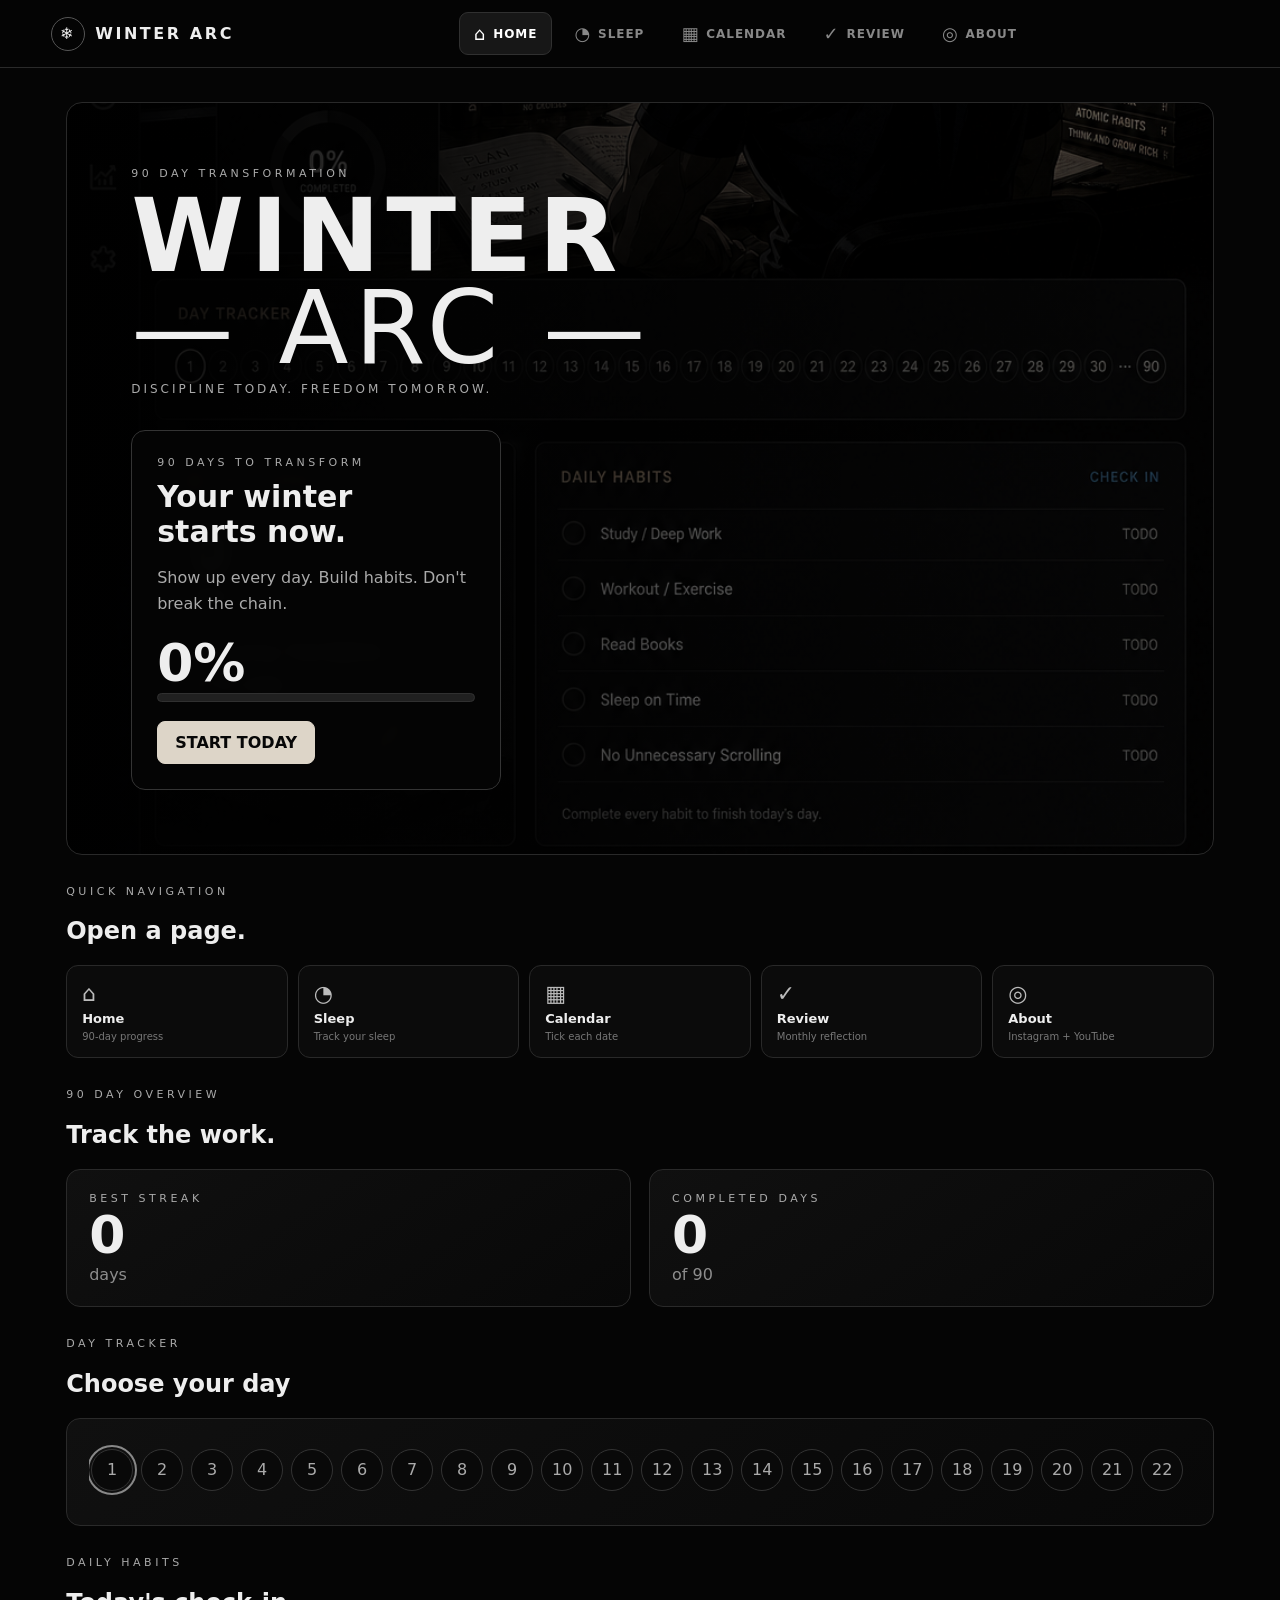
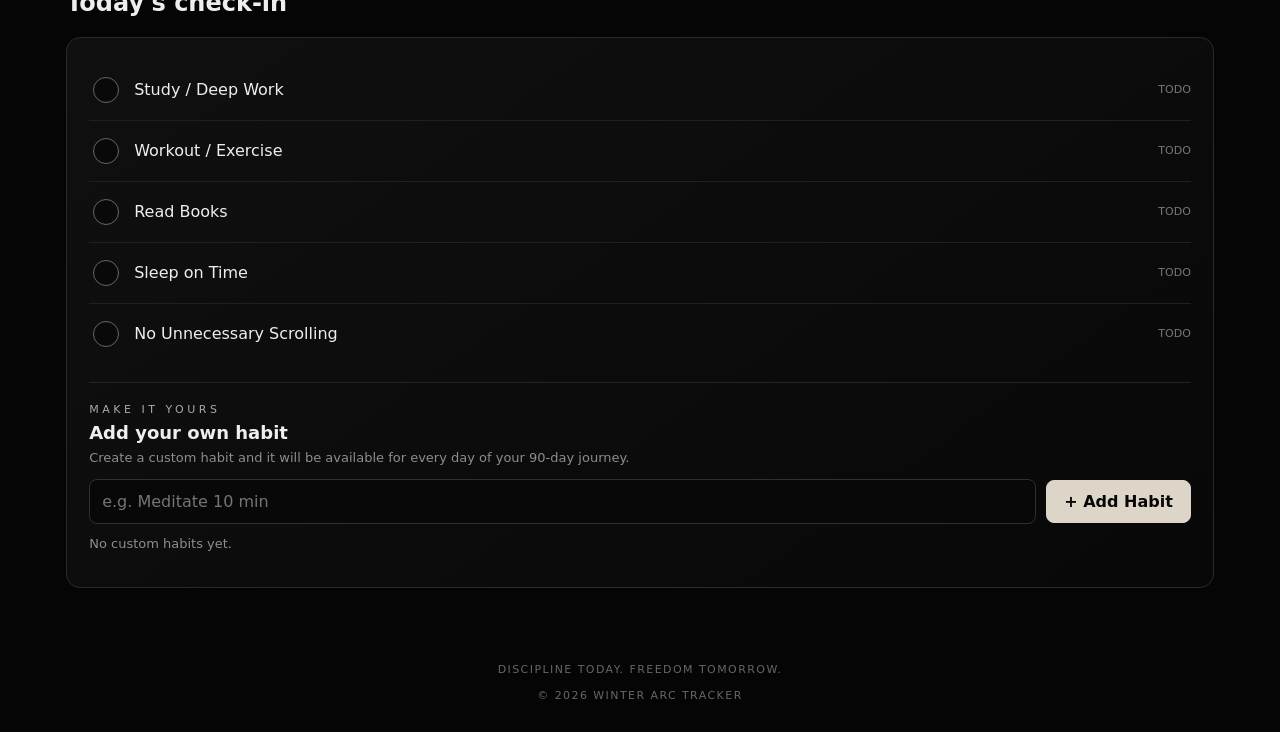
<file: index.html>
<!doctype html><html lang="en"><head><meta charset="utf-8"><meta name="viewport" content="width=device-width,initial-scale=1,viewport-fit=cover"><meta name="theme-color" content="#050505"><title>90 Day Overview | Winter Arc</title><link rel="stylesheet" href="style-v4.css"><link rel="manifest" href="manifest.webmanifest"><link rel="apple-touch-icon" href="apple-touch-icon.png"><meta name="mobile-web-app-capable" content="yes"><meta name="apple-mobile-web-app-capable" content="yes"><meta name="apple-mobile-web-app-status-bar-style" content="black-translucent"></head><body><header class="siteHeader">
  <a class="brand" href="index.html"><span class="brandIcon">❄</span><span>WINTER ARC</span></a>
  <nav class="siteNav" aria-label="Main navigation">
    <a href="index.html" class="active"><span>⌂</span><b>Home</b></a>
    <a href="sleep.html" class=""><span>◔</span><b>Sleep</b></a>
    <a href="calendar.html" class=""><span>▦</span><b>Calendar</b></a>
    <a href="review.html" class=""><span>✓</span><b>Review</b></a>
    <a href="about.html" class=""><span>◎</span><b>About</b></a>
  </nav>
</header><main class="main"><section class="page"><div class="hero"><div class="heroOverlay"><div class="kicker">90 DAY TRANSFORMATION</div><h1 class="title">WINTER<br><span>— ARC —</span></h1><div class="subtitle">Discipline today. Freedom tomorrow.</div><div class="heroCard"><div class="kicker">90 DAYS TO TRANSFORM</div><h2>Your winter<br>starts now.</h2><p>Show up every day. Build habits. Don't break the chain.</p><div class="stat" id="homeProgress">0%</div><div class="progress"><span id="homeBar"></span></div><br><a class="btn primary" href="#tracker">START TODAY</a></div></div></div>
<div class="sectionHead" id="tracker"><div class="kicker">QUICK NAVIGATION</div><h2>Open a page.</h2></div><div class="pageLinks"><a class="pageLink" href="index.html"><span>⌂</span><b>Home</b><small>90-day progress</small></a><a class="pageLink" href="sleep.html"><span>◔</span><b>Sleep</b><small>Track your sleep</small></a><a class="pageLink" href="calendar.html"><span>▦</span><b>Calendar</b><small>Tick each date</small></a><a class="pageLink" href="review.html"><span>✓</span><b>Review</b><small>Monthly reflection</small></a><a class="pageLink" href="about.html"><span>◎</span><b>About</b><small>Instagram + YouTube</small></a></div>
<div class="sectionHead"><div class="kicker">90 DAY OVERVIEW</div><h2>Track the work.</h2></div><div class="grid grid2"><div class="card"><div class="kicker">BEST STREAK</div><div class="stat" id="bestStreak">0</div><div class="muted">days</div></div><div class="card"><div class="kicker">COMPLETED DAYS</div><div class="stat" id="completedDays">0</div><div class="muted">of 90</div></div></div>
<div class="sectionHead"><div class="kicker">DAY TRACKER</div><h2>Choose your day</h2></div><div class="card"><div id="days" class="days"></div></div>
<div class="sectionHead"><div class="kicker">DAILY HABITS</div><h2>Today's check-in</h2></div><div class="card"><div id="habits"></div><div class="habitAdd"><div class="kicker">MAKE IT YOURS</div><h3>Add your own habit</h3><p class="muted">Create a custom habit and it will be available for every day of your 90-day journey.</p><form id="addHabitForm" class="habitAddForm"><input id="newHabit" type="text" maxlength="50" placeholder="e.g. Meditate 10 min" autocomplete="off" required><button class="btn primary" type="submit">+ Add Habit</button></form><div id="customHabitsList" class="customHabitsList"></div></div></div></section><footer class="footer">DISCIPLINE TODAY. FREEDOM TOMORROW.<br><br>© 2026 WINTER ARC TRACKER</footer></main><div class="toast"></div><script src="script-v4.js"></script></body></html>
</file>
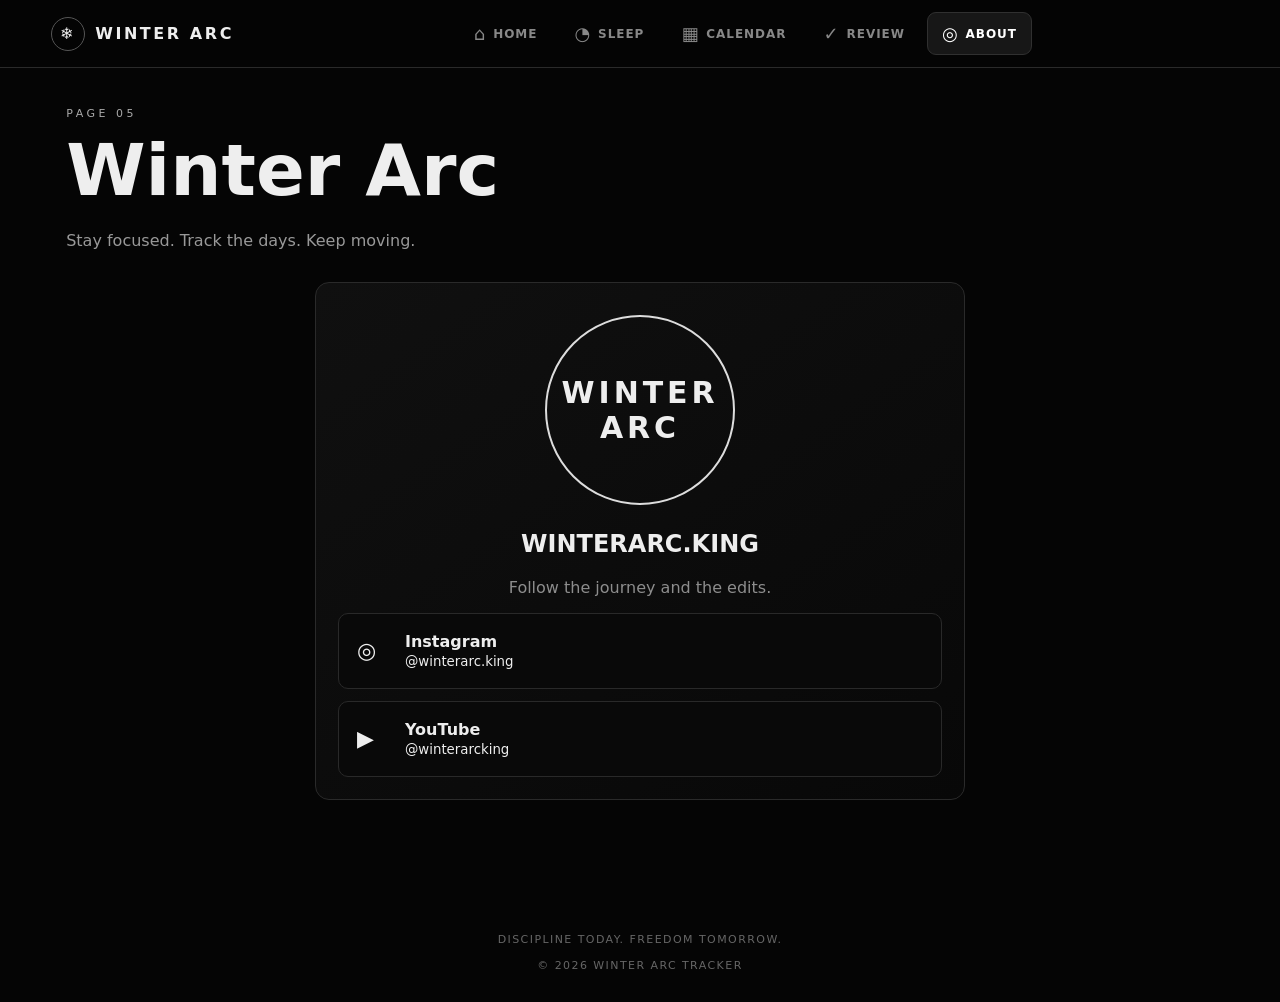
<file: about.html>
<!doctype html><html lang="en"><head><meta charset="utf-8"><meta name="viewport" content="width=device-width,initial-scale=1,viewport-fit=cover"><meta name="theme-color" content="#050505"><title>About | Winter Arc</title><link rel="stylesheet" href="style-v4.css"><link rel="manifest" href="manifest.webmanifest"><link rel="apple-touch-icon" href="apple-touch-icon.png"><meta name="mobile-web-app-capable" content="yes"><meta name="apple-mobile-web-app-capable" content="yes"><meta name="apple-mobile-web-app-status-bar-style" content="black-translucent"></head><body><header class="siteHeader">
  <a class="brand" href="index.html"><span class="brandIcon">❄</span><span>WINTER ARC</span></a>
  <nav class="siteNav" aria-label="Main navigation">
    <a href="index.html" class=""><span>⌂</span><b>Home</b></a>
    <a href="sleep.html" class=""><span>◔</span><b>Sleep</b></a>
    <a href="calendar.html" class=""><span>▦</span><b>Calendar</b></a>
    <a href="review.html" class=""><span>✓</span><b>Review</b></a>
    <a href="about.html" class="active"><span>◎</span><b>About</b></a>
  </nav>
</header><main class="main"><section class="page"><div class="pageIntro"><div class="kicker">PAGE 05</div><h1>Winter Arc</h1><p>Stay focused. Track the days. Keep moving.</p></div><div class="card aboutCard"><div class="aboutLogo">WINTER<br>ARC</div><h2>WINTERARC.KING</h2><p class="muted">Follow the journey and the edits.</p><a class="social" href="https://www.instagram.com/winterarc.king/" target="_blank" rel="noopener"><span class="socialIcon">◎</span><span><b>Instagram</b><br><small>@winterarc.king</small></span></a><a class="social" href="https://www.youtube.com/@winterarcking" target="_blank" rel="noopener"><span class="socialIcon">▶</span><span><b>YouTube</b><br><small>@winterarcking</small></span></a></div></section><footer class="footer">DISCIPLINE TODAY. FREEDOM TOMORROW.<br><br>© 2026 WINTER ARC TRACKER</footer></main><div class="toast"></div><script src="script-v4.js"></script></body></html>
</file>
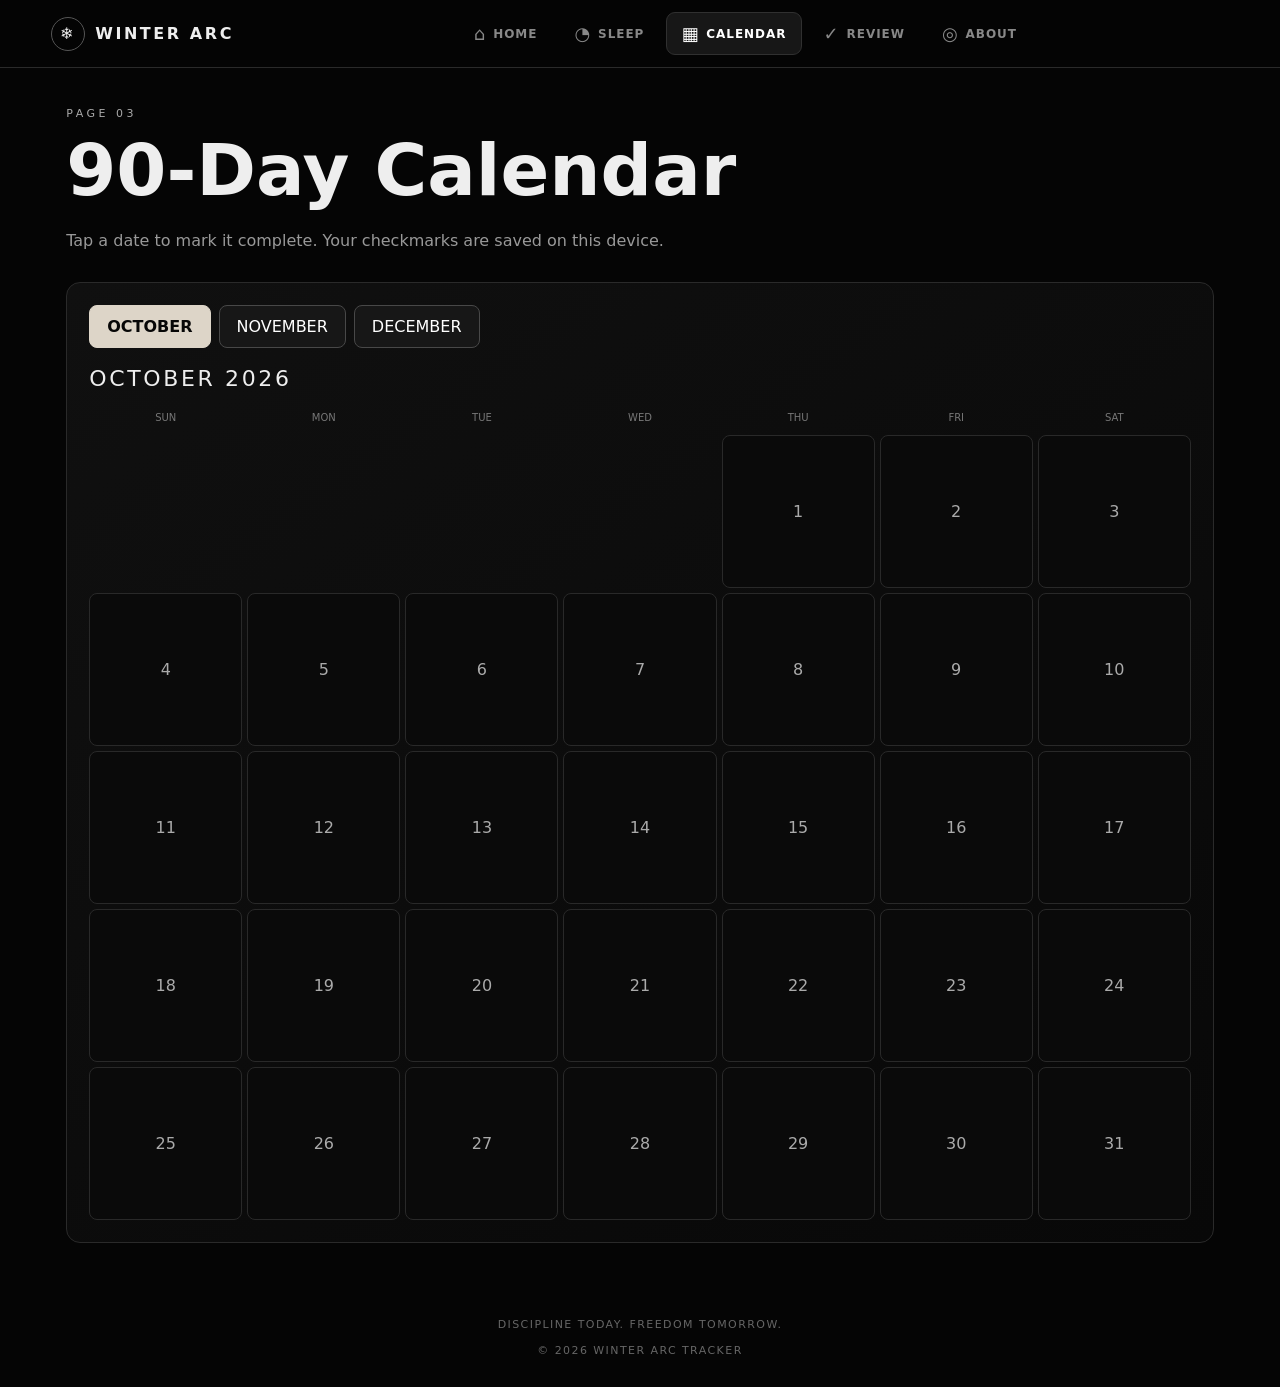
<file: calendar.html>
<!doctype html><html lang="en"><head><meta charset="utf-8"><meta name="viewport" content="width=device-width,initial-scale=1,viewport-fit=cover"><meta name="theme-color" content="#050505"><title>Calendar | Winter Arc</title><link rel="stylesheet" href="style-v4.css"><link rel="manifest" href="manifest.webmanifest"><link rel="apple-touch-icon" href="apple-touch-icon.png"><meta name="mobile-web-app-capable" content="yes"><meta name="apple-mobile-web-app-capable" content="yes"><meta name="apple-mobile-web-app-status-bar-style" content="black-translucent"></head><body><header class="siteHeader">
  <a class="brand" href="index.html"><span class="brandIcon">❄</span><span>WINTER ARC</span></a>
  <nav class="siteNav" aria-label="Main navigation">
    <a href="index.html" class=""><span>⌂</span><b>Home</b></a>
    <a href="sleep.html" class=""><span>◔</span><b>Sleep</b></a>
    <a href="calendar.html" class="active"><span>▦</span><b>Calendar</b></a>
    <a href="review.html" class=""><span>✓</span><b>Review</b></a>
    <a href="about.html" class=""><span>◎</span><b>About</b></a>
  </nav>
</header><main class="main"><section class="page"><div class="pageIntro"><div class="kicker">PAGE 03</div><h1>90-Day Calendar</h1><p>Tap a date to mark it complete. Your checkmarks are saved on this device.</p></div><div class="card"><div class="monthTabs"><button class="btn primary" data-m="oct">OCTOBER</button><button class="btn" data-m="nov">NOVEMBER</button><button class="btn" data-m="dec">DECEMBER</button></div><div id="panel-oct" class="monthPanel active"><div id="cal-oct"></div></div><div id="panel-nov" class="monthPanel"><div id="cal-nov"></div></div><div id="panel-dec" class="monthPanel"><div id="cal-dec"></div></div></div></section><footer class="footer">DISCIPLINE TODAY. FREEDOM TOMORROW.<br><br>© 2026 WINTER ARC TRACKER</footer></main><div class="toast"></div><script src="script-v4.js"></script></body></html>
</file>
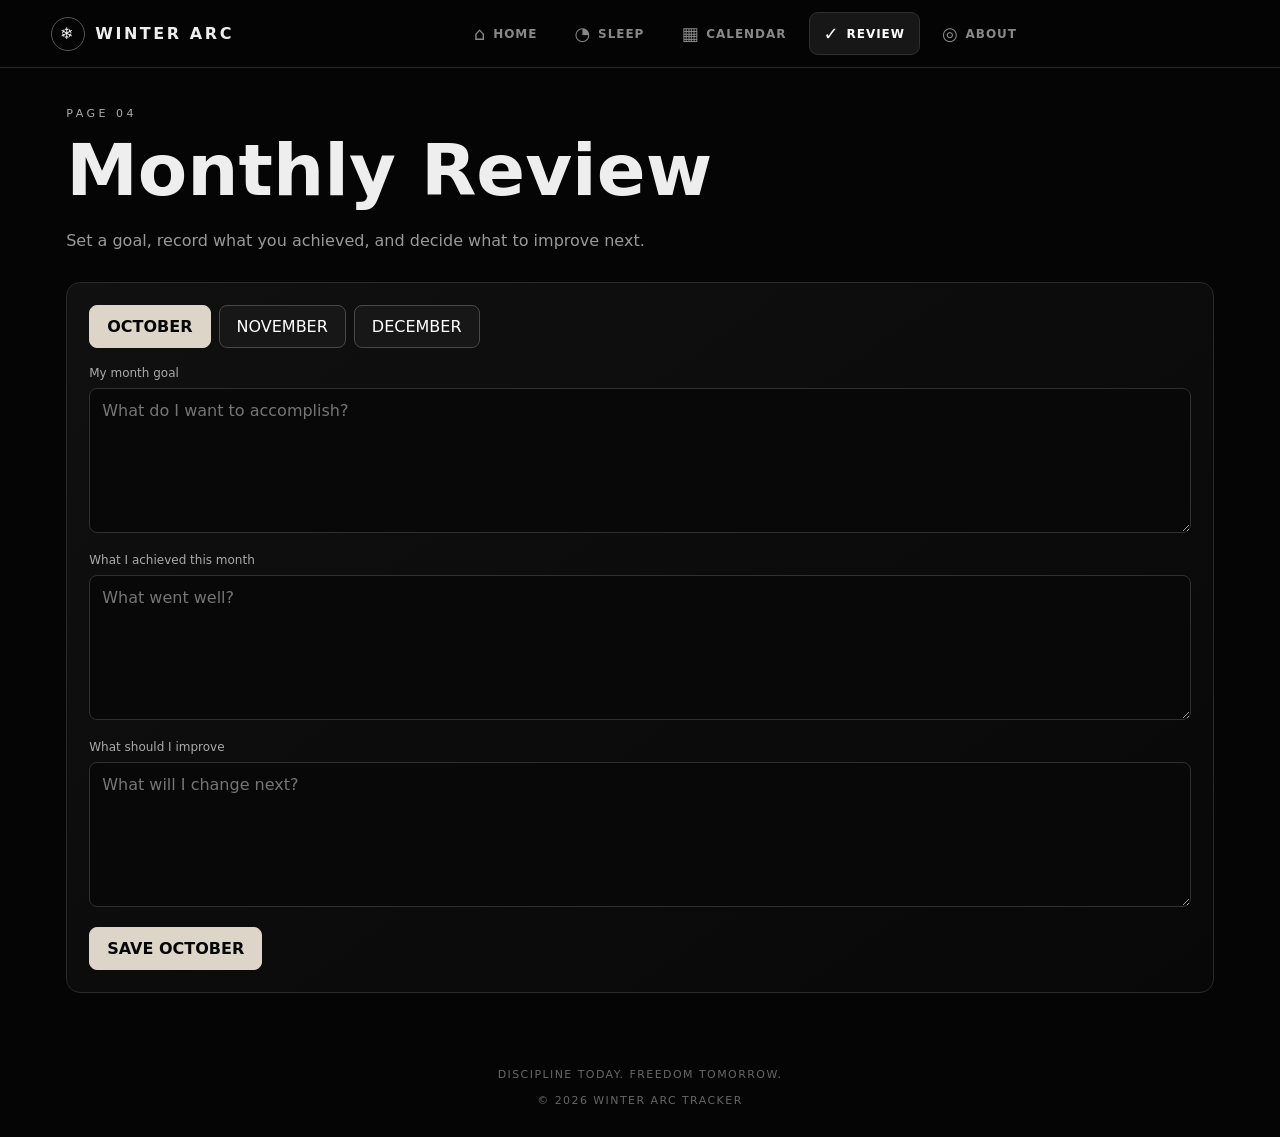
<file: review.html>
<!doctype html><html lang="en"><head><meta charset="utf-8"><meta name="viewport" content="width=device-width,initial-scale=1,viewport-fit=cover"><meta name="theme-color" content="#050505"><title>Monthly Review | Winter Arc</title><link rel="stylesheet" href="style-v4.css"><link rel="manifest" href="manifest.webmanifest"><link rel="apple-touch-icon" href="apple-touch-icon.png"><meta name="mobile-web-app-capable" content="yes"><meta name="apple-mobile-web-app-capable" content="yes"><meta name="apple-mobile-web-app-status-bar-style" content="black-translucent"></head><body><header class="siteHeader">
  <a class="brand" href="index.html"><span class="brandIcon">❄</span><span>WINTER ARC</span></a>
  <nav class="siteNav" aria-label="Main navigation">
    <a href="index.html" class=""><span>⌂</span><b>Home</b></a>
    <a href="sleep.html" class=""><span>◔</span><b>Sleep</b></a>
    <a href="calendar.html" class=""><span>▦</span><b>Calendar</b></a>
    <a href="review.html" class="active"><span>✓</span><b>Review</b></a>
    <a href="about.html" class=""><span>◎</span><b>About</b></a>
  </nav>
</header><main class="main"><section class="page"><div class="pageIntro"><div class="kicker">PAGE 04</div><h1>Monthly Review</h1><p>Set a goal, record what you achieved, and decide what to improve next.</p></div><div class="card"><div class="monthTabs"><button class="btn primary" data-review="oct">OCTOBER</button><button class="btn" data-review="nov">NOVEMBER</button><button class="btn" data-review="dec">DECEMBER</button></div><div id="review-oct" class="monthPanel active"><form class="reviewForm" data-month="oct"><div class="field"><label>My month goal</label><textarea name="goal" placeholder="What do I want to accomplish?"></textarea></div><div class="field"><label>What I achieved this month</label><textarea name="achieved" placeholder="What went well?"></textarea></div><div class="field"><label>What should I improve</label><textarea name="improve" placeholder="What will I change next?"></textarea></div><button class="btn primary" type="submit">SAVE OCTOBER</button></form></div><div id="review-nov" class="monthPanel"><form class="reviewForm" data-month="nov"><div class="field"><label>My month goal</label><textarea name="goal" placeholder="What do I want to accomplish?"></textarea></div><div class="field"><label>What I achieved this month</label><textarea name="achieved" placeholder="What went well?"></textarea></div><div class="field"><label>What should I improve</label><textarea name="improve" placeholder="What will I change next?"></textarea></div><button class="btn primary" type="submit">SAVE NOVEMBER</button></form></div><div id="review-dec" class="monthPanel"><form class="reviewForm" data-month="dec"><div class="field"><label>My month goal</label><textarea name="goal" placeholder="What do I want to accomplish?"></textarea></div><div class="field"><label>What I achieved this month</label><textarea name="achieved" placeholder="What went well?"></textarea></div><div class="field"><label>What should I improve</label><textarea name="improve" placeholder="What will I change next?"></textarea></div><button class="btn primary" type="submit">SAVE DECEMBER</button></form></div></div></section><footer class="footer">DISCIPLINE TODAY. FREEDOM TOMORROW.<br><br>© 2026 WINTER ARC TRACKER</footer></main><div class="toast"></div><script src="script-v4.js"></script></body></html>
</file>
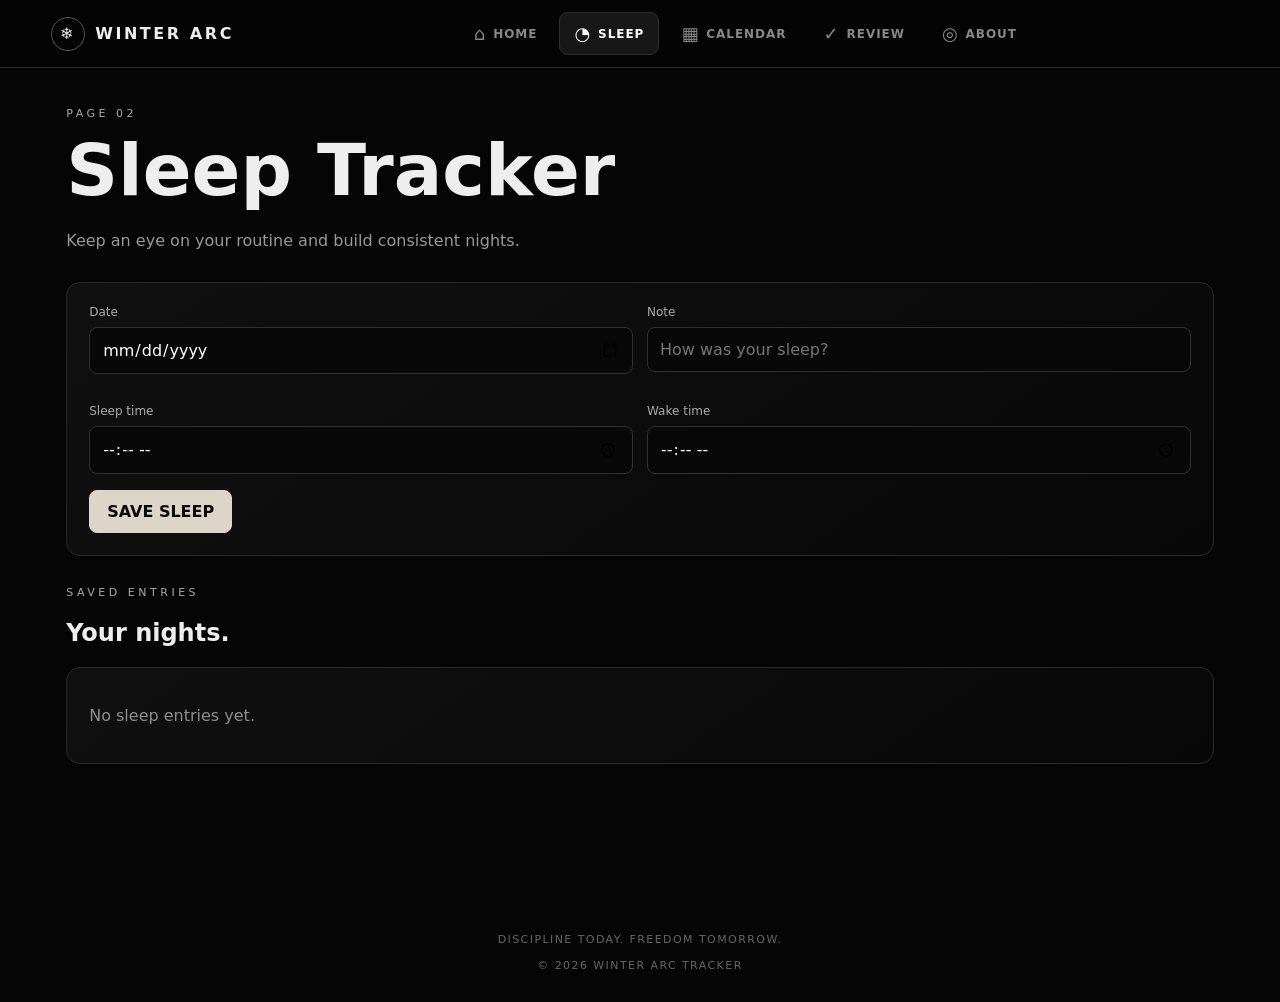
<file: sleep.html>
<!doctype html><html lang="en"><head><meta charset="utf-8"><meta name="viewport" content="width=device-width,initial-scale=1,viewport-fit=cover"><meta name="theme-color" content="#050505"><title>Sleep Tracker | Winter Arc</title><link rel="stylesheet" href="style-v4.css"><link rel="manifest" href="manifest.webmanifest"><link rel="apple-touch-icon" href="apple-touch-icon.png"><meta name="mobile-web-app-capable" content="yes"><meta name="apple-mobile-web-app-capable" content="yes"><meta name="apple-mobile-web-app-status-bar-style" content="black-translucent"></head><body><header class="siteHeader">
  <a class="brand" href="index.html"><span class="brandIcon">❄</span><span>WINTER ARC</span></a>
  <nav class="siteNav" aria-label="Main navigation">
    <a href="index.html" class=""><span>⌂</span><b>Home</b></a>
    <a href="sleep.html" class="active"><span>◔</span><b>Sleep</b></a>
    <a href="calendar.html" class=""><span>▦</span><b>Calendar</b></a>
    <a href="review.html" class=""><span>✓</span><b>Review</b></a>
    <a href="about.html" class=""><span>◎</span><b>About</b></a>
  </nav>
</header><main class="main"><section class="page"><div class="pageIntro"><div class="kicker">PAGE 02</div><h1>Sleep Tracker</h1><p>Keep an eye on your routine and build consistent nights.</p></div><div class="card"><form id="sleepForm"><div class="sleepForm"><div class="field"><label>Date</label><input type="date" name="date" required></div><div class="field"><label>Note</label><input name="note" placeholder="How was your sleep?"></div><div class="field"><label>Sleep time</label><input type="time" name="start" required></div><div class="field"><label>Wake time</label><input type="time" name="end" required></div></div><button class="btn primary" type="submit">SAVE SLEEP</button></form></div><div class="sectionHead"><div class="kicker">SAVED ENTRIES</div><h2>Your nights.</h2></div><div class="card" id="sleepList"></div></section><footer class="footer">DISCIPLINE TODAY. FREEDOM TOMORROW.<br><br>© 2026 WINTER ARC TRACKER</footer></main><div class="toast"></div><script src="script-v4.js"></script></body></html>
</file>
<file: style-v4.css>
:root{--bg:#050505;--panel:#0d0d0d;--line:#2a2a2a;--text:#eee;--muted:#8d8d8d;--cream:#ddd5c8}
*{box-sizing:border-box}html{scroll-behavior:smooth}body{margin:0;background:var(--bg);color:var(--text);font-family:Inter,system-ui,-apple-system,"Segoe UI",sans-serif;min-height:100vh}a{color:inherit;text-decoration:none}button,input,textarea{font:inherit}
.siteHeader{position:sticky;top:0;z-index:100;display:flex;align-items:center;gap:28px;padding:12px clamp(14px,4vw,52px);background:rgba(5,5,5,.97);border-bottom:1px solid var(--line);backdrop-filter:blur(14px)}
.brand{display:flex;align-items:center;gap:10px;font-weight:900;letter-spacing:.16em;white-space:nowrap}.brandIcon{width:34px;height:34px;border:1px solid #555;border-radius:50%;display:grid;place-items:center;font-size:16px}.siteNav{display:flex;align-items:center;justify-content:center;gap:7px;flex:1}.siteNav a{display:flex;align-items:center;justify-content:center;gap:7px;padding:10px 14px;border:1px solid transparent;border-radius:9px;color:#888;font-size:12px;letter-spacing:.08em;text-transform:uppercase;white-space:nowrap}.siteNav a span{font-size:18px}.siteNav a:hover,.siteNav a.active{background:#171717;border-color:#303030;color:#fff}
.main{width:100%;min-width:0}.page{max-width:1250px;margin:auto;min-height:calc(100vh - 70px);padding:34px clamp(15px,4vw,58px) 40px}.kicker{font-size:11px;letter-spacing:.32em;color:#aaa;text-transform:uppercase}.pageIntro{margin:5px 0 28px}.pageIntro h1{font-size:clamp(38px,6vw,72px);margin:8px 0}.pageIntro p{color:#999;max-width:650px;line-height:1.6}.title{font-size:clamp(48px,8vw,104px);line-height:.9;letter-spacing:.06em;margin:10px 0 8px;font-weight:900}.title span{font-weight:400}.subtitle{letter-spacing:.25em;color:#aaa;text-transform:uppercase;font-size:12px}
.hero{min-height:540px;border:1px solid #292929;border-radius:16px;overflow:hidden;position:relative;background:linear-gradient(90deg,rgba(0,0,0,.94),rgba(0,0,0,.38)),url("winter-theme.png") center/cover}.heroOverlay{padding:clamp(28px,5vw,70px);max-width:720px}.heroCard{margin-top:34px;width:min(100%,370px);padding:25px;border:1px solid #343434;background:rgba(5,5,5,.82);backdrop-filter:blur(8px);border-radius:14px}.heroCard h2{font-size:30px;margin:10px 0}.heroCard p{color:#aaa;line-height:1.6}
.btn{display:inline-flex;align-items:center;justify-content:center;border:1px solid #484848;background:#171717;color:#fff;padding:11px 17px;border-radius:8px;cursor:pointer}.btn:hover{background:#232323}.btn.primary{background:var(--cream);color:#070707;border-color:var(--cream);font-weight:750}
.grid{display:grid;gap:18px}.grid2{grid-template-columns:repeat(2,minmax(0,1fr))}.card{background:linear-gradient(145deg,#101010,#080808);border:1px solid var(--line);border-radius:14px;padding:22px}.card h2,.card h3{margin-top:0}.sectionHead{margin:30px 0 17px}.muted{color:var(--muted)}.stat{font-size:52px;font-weight:850}.progress{height:9px;background:#202020;border:1px solid #303030;border-radius:99px;overflow:hidden}.progress span{display:block;height:100%;width:0;background:var(--cream);transition:.25s}
.days{display:flex;gap:8px;overflow-x:auto;padding:8px 2px 12px}.day{flex:0 0 42px;height:42px;border-radius:50%;border:1px solid #333;background:#090909;color:#aaa;display:grid;place-items:center;cursor:pointer}.day.done{background:var(--cream);color:#050505;border-color:var(--cream)}.day.selected{outline:2px solid #888;outline-offset:2px}

.habitAdd{margin-top:18px;padding-top:20px;border-top:1px solid #242424}.habitAdd h3{margin:6px 0 7px;font-size:18px}.habitAdd p{margin:0 0 14px;font-size:13px}.habitAddForm{display:flex;gap:10px;align-items:center}.habitAddForm input{flex:1;min-width:0}.customHabitsList{margin-top:12px}.customHabit{display:flex;align-items:center;justify-content:space-between;gap:12px;padding:9px 0;color:#aaa;border-top:1px solid #1d1d1d;font-size:12px}.removeHabit{border:0;background:transparent;color:#666;font-size:20px;line-height:1;cursor:pointer;padding:2px 6px}.removeHabit:hover{color:#fff}.customEmpty{font-size:11px;margin:8px 0 0}
.habit{display:flex;align-items:center;gap:12px;padding:14px 0;border-bottom:1px solid #202020}.habit:last-child{border-bottom:0}.check{appearance:none;width:21px;height:21px;border:1px solid #666;border-radius:50%;background:#090909;cursor:pointer;flex:0 0 auto}.check:checked{background:var(--cream);box-shadow:inset 0 0 0 5px #090909}.habit span{flex:1}.todo{font-size:11px;color:#777}
input,textarea{width:100%;background:#080808;border:1px solid #303030;color:#fff;border-radius:8px;padding:12px;outline:none}textarea{min-height:145px;resize:vertical}label{display:block;font-size:12px;color:#aaa;margin-bottom:8px}.field{margin-bottom:16px}.sleepForm{display:grid;grid-template-columns:1fr 1fr;gap:14px}.sleepRow{display:grid;grid-template-columns:1fr auto auto;gap:12px;align-items:center;padding:14px 0;border-bottom:1px solid #222}
.calendar{display:grid;grid-template-columns:repeat(7,1fr);gap:5px}.calHead{color:#777;font-size:10px;text-align:center;padding:7px}.date{aspect-ratio:1;border:1px solid #292929;border-radius:8px;background:#0a0a0a;color:#aaa;cursor:pointer;display:grid;place-items:center}.date.empty{border-color:transparent;background:transparent;cursor:default}.date.done{background:var(--cream);color:#050505;border-color:var(--cream)}.monthTitle{font-size:22px;letter-spacing:.12em;margin:8px 0 14px}.monthTabs{display:flex;gap:8px;margin-bottom:18px;overflow:auto}.monthTabs button{white-space:nowrap}.monthPanel{display:none}.monthPanel.active{display:block}
.aboutCard{text-align:center;max-width:650px;margin:auto}.aboutLogo{width:190px;height:190px;border:2px solid #ddd;border-radius:50%;display:grid;place-items:center;margin:10px auto 25px;font-size:30px;letter-spacing:.13em;font-weight:850;text-align:center}.social{display:flex;align-items:center;gap:14px;border:1px solid #292929;padding:18px;border-radius:10px;background:#090909;margin-top:12px;text-align:left}.socialIcon{font-size:22px;width:34px}.social:hover{background:#151515}.footer{text-align:center;color:#666;padding:35px 15px 30px;font-size:11px;letter-spacing:.13em}.toast{position:fixed;bottom:20px;right:20px;background:var(--cream);color:#070707;padding:11px 15px;border-radius:8px;display:none;z-index:150;font-weight:750}
.pageLinks{display:grid;grid-template-columns:repeat(5,minmax(0,1fr));gap:10px}.pageLink{background:#0b0b0b;border:1px solid #292929;border-radius:12px;padding:15px;display:flex;flex-direction:column;gap:5px;min-width:0}.pageLink span{font-size:22px;color:#bbb}.pageLink b{font-size:13px}.pageLink small{color:#777;font-size:10px}.pageLink:hover{background:#161616;border-color:#444}
@media(max-width:900px){.habitAddForm{flex-direction:column;align-items:stretch}.habitAddForm .btn{width:100%}.siteHeader{display:block;padding:10px 10px 8px}.brand{justify-content:center;margin-bottom:8px}.siteNav{width:100%;gap:2px;overflow-x:auto;justify-content:flex-start;scrollbar-width:none}.siteNav::-webkit-scrollbar{display:none}.siteNav a{flex:1 1 20%;min-width:64px;padding:7px 4px;gap:3px;flex-direction:column;font-size:9px;letter-spacing:.06em}.siteNav a span{font-size:17px;line-height:1}.page{padding:22px 13px 34px}.hero{min-height:610px;background-position:62% center}.heroOverlay{padding:25px 17px}.title{font-size:52px}.grid2{grid-template-columns:1fr}.card{padding:18px}.stat{font-size:42px}.sleepForm{grid-template-columns:1fr}.calendar{gap:3px}.date{font-size:12px;border-radius:6px}.calHead{font-size:9px}.aboutLogo{width:150px;height:150px}.pageLinks{grid-template-columns:repeat(2,1fr)}.pageLink:last-child{grid-column:1/-1}.footer{padding-bottom:22px}}
@media(max-width:420px){.siteNav a{min-width:58px}.pageLinks{grid-template-columns:1fr}.pageLink:last-child{grid-column:auto}.hero{min-height:590px}.title{font-size:46px}.heroCard{padding:19px}.heroCard h2{font-size:26px}}
</file>
